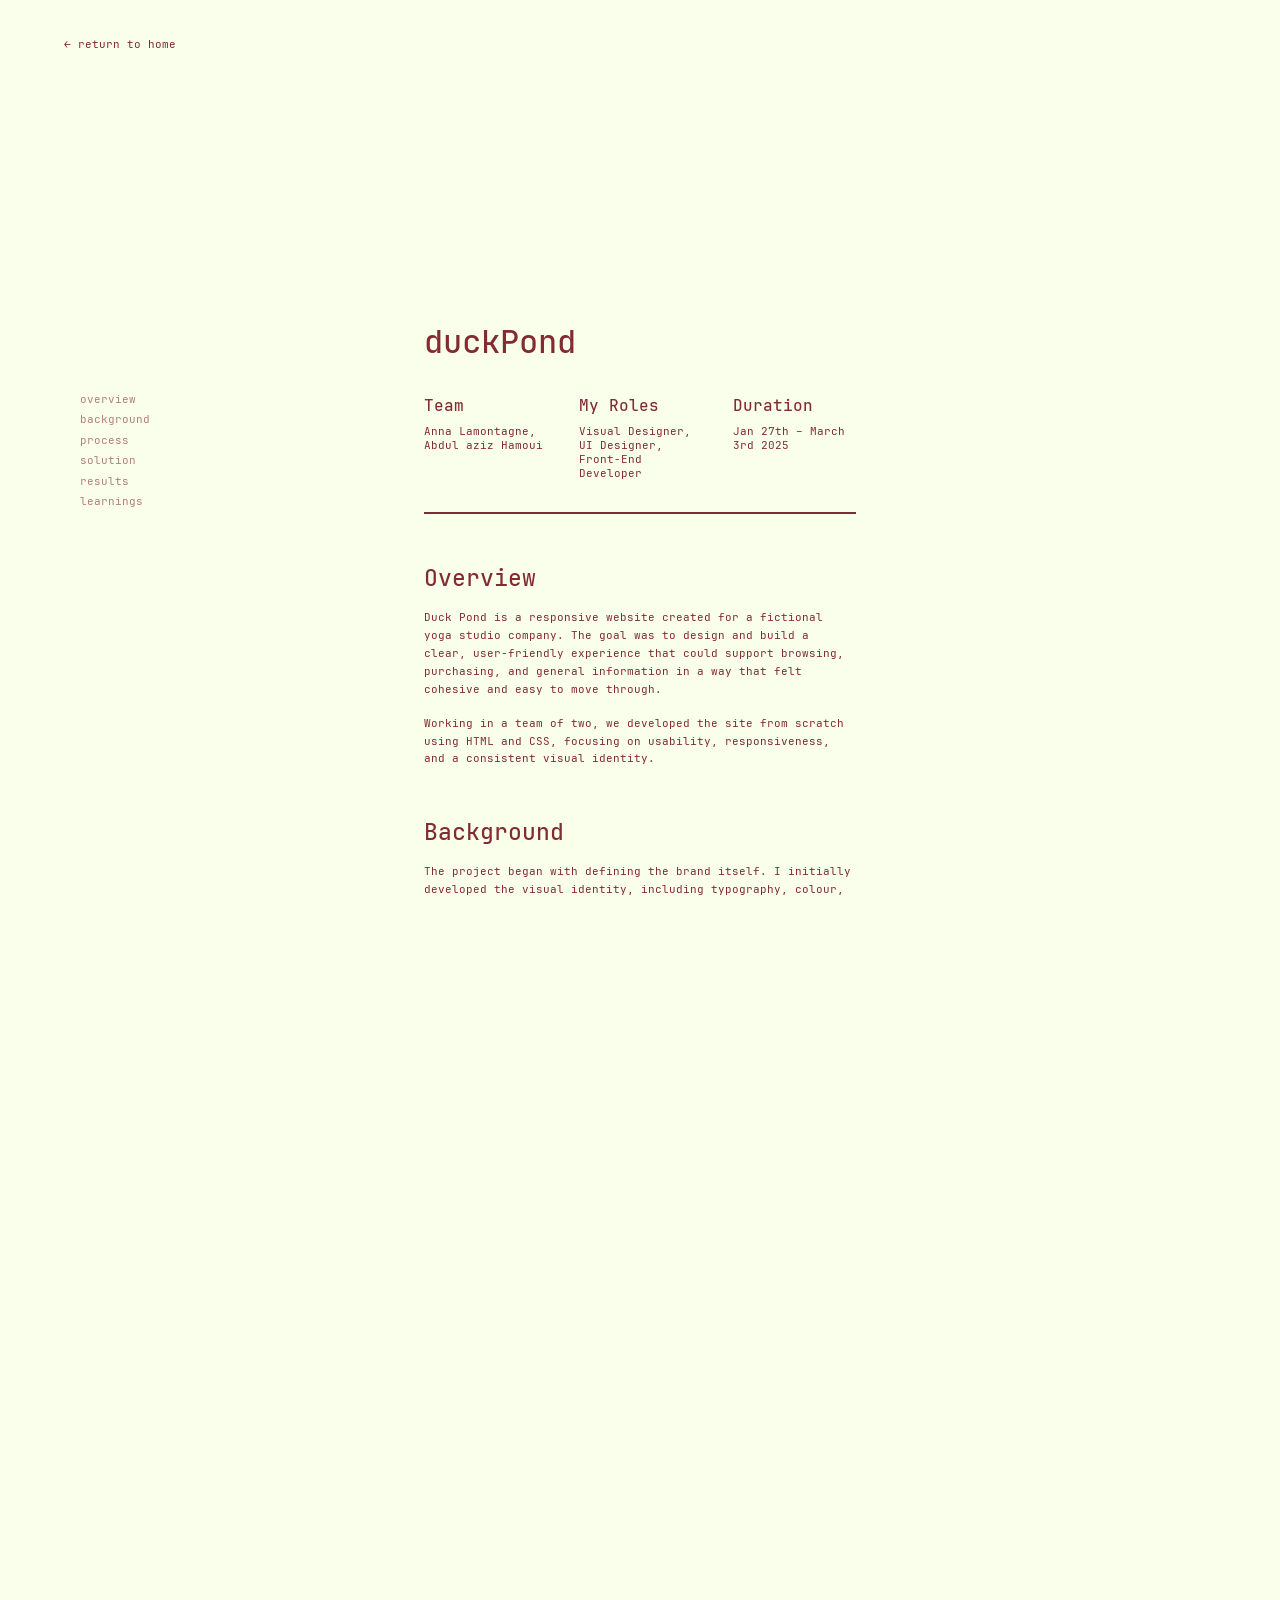
<file: projects/duckPond.html>
<!DOCTYPE html>
<html lang="en">

<head>
    <meta charset="UTF-8" />
    <meta name="viewport" content="width=device-width, initial-scale=1.0" />
    <title>Duck Pond</title>
    <link rel="stylesheet" href="../style.css" />
</head>

<body class="page-project">

    <header class="project-header">
        <a href="../index.html" class="back-link">← return to home</a>
    </header>

    <nav class="section-nav">
        <a href="#overview">overview</a>
        <a href="#background">background</a>
        <a href="#process">process</a>
        <a href="#solution">solution</a>
        <a href="#results">results</a>
        <a href="#learnings">learnings</a>
    </nav>

    <main class="project-main">

        <h1>duckPond</h1>

        <div class="project-meta">
            <div class="meta-item">
                <h3>Team</h3>
                <p>Anna Lamontagne, Abdul aziz Hamoui</p>
            </div>
            <div class="meta-item">
                <h3>My Roles</h3>
                <p>Visual Designer, UI Designer, Front-End Developer</p>
            </div>
            <div class="meta-item">
                <h3>Duration</h3>
                <p>Jan 27th – March 3rd 2025</p>
            </div>
        </div>

        <section id="overview">
            <h2>Overview</h2>
            <p>
                Duck Pond is a responsive website created for a fictional yoga studio company. The goal was to design
                and build a clear, user-friendly experience that could support browsing, purchasing, and general
                information in a way that felt cohesive and easy to move through.
            </p>

            <p>
                Working in a team of two, we developed the site from scratch using HTML and CSS, focusing on usability,
                responsiveness, and a consistent visual identity.
            </p>

            <!-- <img src="../assets/duck-pond-image.png" alt="Duck Pond website interface" class="media-full"> -->
        </section>

        <section id="background">
            <h2>Background</h2>
            <p>
                The project began with defining the brand itself. I initially developed the visual identity, including
                typography, colour, buttons, and other interface assets, before moving into the design and development
                of the site with my teammate.
            </p>

            <p>
                Without using frameworks, every part of the interface had to be built manually, which made structure
                and planning especially important. The project became a useful exercise in thinking about how brand,
                layout, and code all connect.
            </p>
        </section>

        <section id="process">
            <h2>Process</h2>
            <p>
                We started by defining the company’s structure, products, and user flow. I created early wireframes to
                map out the layout and ensure the experience felt clear before moving into development.
            </p>

            <p>
                From there, I translated the visual identity into a system of reusable components, including buttons,
                layouts, and interface elements that could scale across the site.
            </p>

            <p>
                Development was done using HTML and CSS, with a strong focus on responsiveness. Rather than treating
                responsiveness as an afterthought, we designed for multiple screen types from the beginning, including
                less conventional formats like smaller devices and large displays.
            </p>

            <p>
                This required a shift in how I thought about layout. Instead of designing for a single screen, I had to
                think in systems that could adapt across contexts.
            </p>
        </section>

        <section id="solution">
            <h2>Solution</h2>
            <p>
                The final site includes product listings, a purchase flow, and supporting content, all structured
                within a responsive system. Reusable components helped maintain consistency across pages, while the
                visual identity created a cohesive and recognizable experience.
            </p>

            <p>
                The result was a front-end system that balanced branding, usability, and structure in a way that felt
                polished without relying on external frameworks.
            </p>

            <!-- <video class="media-full" autoplay muted loop playsinline>
                <source src="../assets/duck-pond-video.mp4" type="video/mp4">
            </video> -->
        </section>

        <section id="results">
            <h2>Results</h2>
            <p>
                The result was a fully functional front-end website that performs consistently across devices and screen
                sizes. The project demonstrated how thoughtful structure and component-based design can support both
                usability and scalability.
            </p>

            <p>
                It also gave me a much better understanding of how visual design decisions hold up once they are
                translated into code.
            </p>
        </section>

        <section id="learnings">
            <h2>Learnings</h2>
            <p>
                This project changed how I think about responsiveness. Instead of designing for a fixed layout, I began
                to see design as something that needs to adapt across contexts and constraints.
            </p>

            <p>
                It also reinforced the connection between visual design and implementation. Building the interface made
                it much clearer how small decisions in spacing, hierarchy, and structure impact the overall
                experience.
            </p>
        </section>

    </main>

    <script src="../project.js"></script>
    <script src="../pixel_cursor.js"></script>
</body>

</html>
</file>
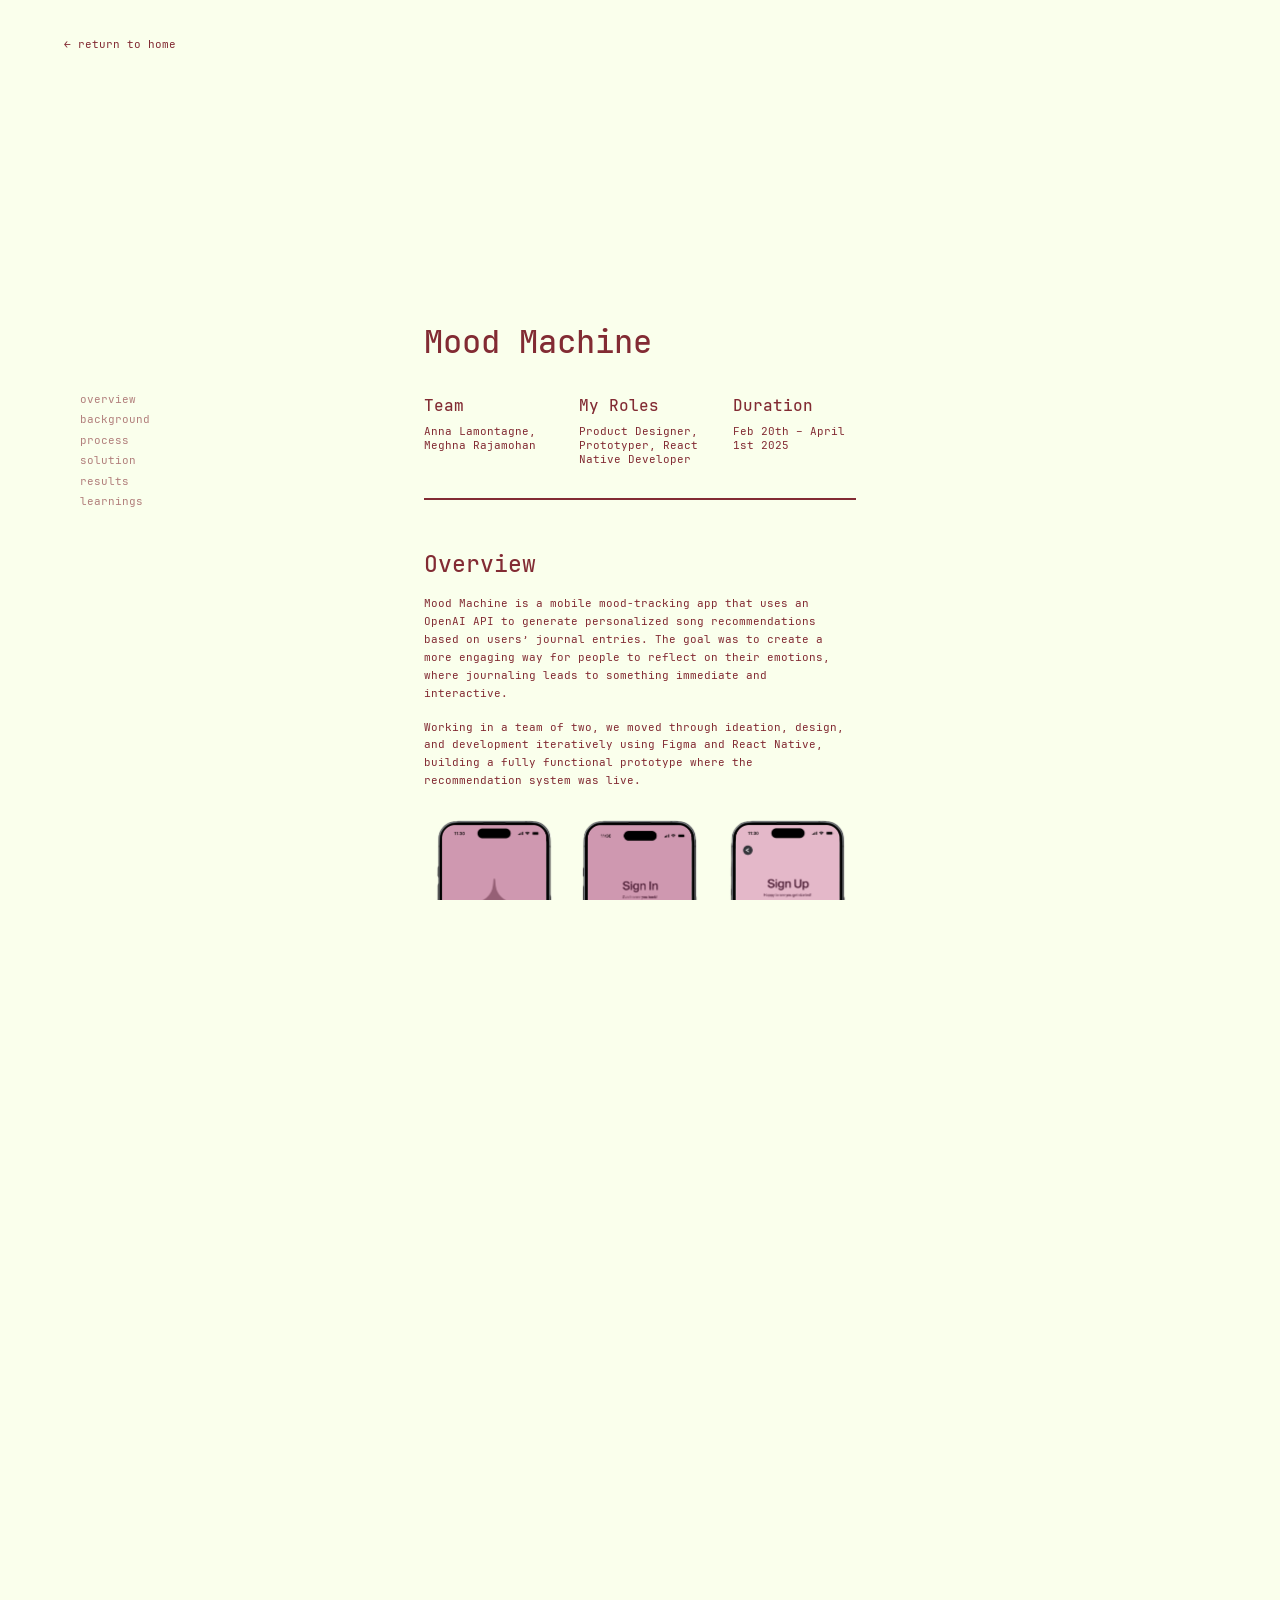
<file: projects/moodMachine.html>
<!DOCTYPE html>
<html lang="en">

<head>
    <meta charset="UTF-8" />
    <meta name="viewport" content="width=device-width, initial-scale=1.0" />
    <title>Mood Machine</title>
    <link rel="stylesheet" href="../style.css" />
</head>

<body class="page-project">

    <header class="project-header">
        <a href="../index.html" class="back-link">← return to home</a>
    </header>

    <nav class="section-nav">
        <a href="#overview">overview</a>
        <a href="#background">background</a>
        <a href="#process">process</a>
        <a href="#solution">solution</a>
        <a href="#results">results</a>
        <a href="#learnings">learnings</a>
    </nav>

    <main class="project-main">

        <h1>Mood Machine</h1>

        <div class="project-meta">
            <div class="meta-item">
                <h3>Team</h3>
                <p>Anna Lamontagne, Meghna Rajamohan</p>
            </div>
            <div class="meta-item">
                <h3>My Roles</h3>
                <p>Product Designer, Prototyper, React Native Developer</p>
            </div>
            <div class="meta-item">
                <h3>Duration</h3>
                <p>Feb 20th – April 1st 2025</p>
            </div>
        </div>

        <section id="overview">
            <h2>Overview</h2>
            <p>
                Mood Machine is a mobile mood-tracking app that uses an OpenAI API to generate personalized song
                recommendations based on users’ journal entries. The goal was to create a more engaging way for people
                to reflect on their emotions, where journaling leads to something immediate and interactive.
            </p>

            <p>
                Working in a team of two, we moved through ideation, design, and development iteratively using Figma
                and React Native, building a fully functional prototype where the recommendation system was live.
            </p>

            <img src="../assets/moodMachine_1.png" alt="Mood Machine app interface" class="media-full">
        </section>

        <section id="background">
            <h2>Background</h2>
            <p>
                Emotional tracking is often framed as a static activity, which can make it difficult to sustain over
                time. We were interested in how introducing music could make that process feel more dynamic and
                rewarding.
            </p>

            <p>
                The challenge became designing something that felt lightweight and personal, while still supporting
                meaningful input and interaction. We wanted the app to feel accessible and intuitive, but also distinct
                enough to make journaling feel worth returning to.
            </p>
        </section>

        <section id="process">
            <h2>Process</h2>
            <p>
                We began by defining the core interaction: how a journal entry could translate into a song
                recommendation. From there, I focused on shaping the user flow and overall structure of the app through
                wireframes and prototypes in Figma.
            </p>

            <p>
                As the project moved into development, the process became much more iterative. Working in React Native,
                we were constantly navigating the gap between what we wanted the experience to be and what we could
                realistically implement.
            </p>

            <p>
                One of the biggest challenges was managing the codebase collaboratively. Working across the same app
                introduced friction around version control and integration, which forced us to be more intentional
                about how we structured and updated our work.
            </p>

            <p>
                Testing and small iterations played a key role. Rather than making large changes, we refined flows and
                interactions incrementally to make the app feel clearer and more intuitive.
            </p>

            <img src="../assets/moodMachine_3.png" alt="Mood Machine visual idenity" class="media-full">

        </section>

        <section id="solution">
            <h2>Solution</h2>
            <p>
                The final app combines journaling and music into a single interaction. Users log their emotions and
                receive personalized song recommendations through a working OpenAI integration, creating a more
                immediate and engaging feedback loop.
            </p>

            <p>
                The structure was designed to feel simple and approachable, while still supporting a more layered and
                personal experience.
            </p>

        </section>

        <section id="results">
            <h2>Results</h2>
            <p>
                The result was a fully functional prototype with a working API integration, demonstrating how emotional
                reflection can be supported through interaction and personalization.
            </p>

            <p>
                The project also highlighted the importance of aligning design and development early, especially in
                collaborative environments where technical constraints shape the experience.
            </p>

            <img src="../assets/moodMachine_2.webp" alt="Mood Machine app interface" class="media-full">

        </section>

        <section id="learnings">
            <h2>Learnings</h2>
            <p>
                This project strengthened my ability to move between design and development, and showed me how much
                clarity comes from building what you design.
            </p>

            <p>
                It also made me more aware of the challenges of collaboration in code. Version control, structure, and
                communication all directly impact the final product.
            </p>

            <p>
                More than anything, it reinforced that small, iterative changes are often what make an experience feel
                intuitive.
            </p>
        </section>

    </main>

    <script src="../project.js"></script>
    <script src="../pixel_cursor.js"></script>
</body>

</html>
</file>
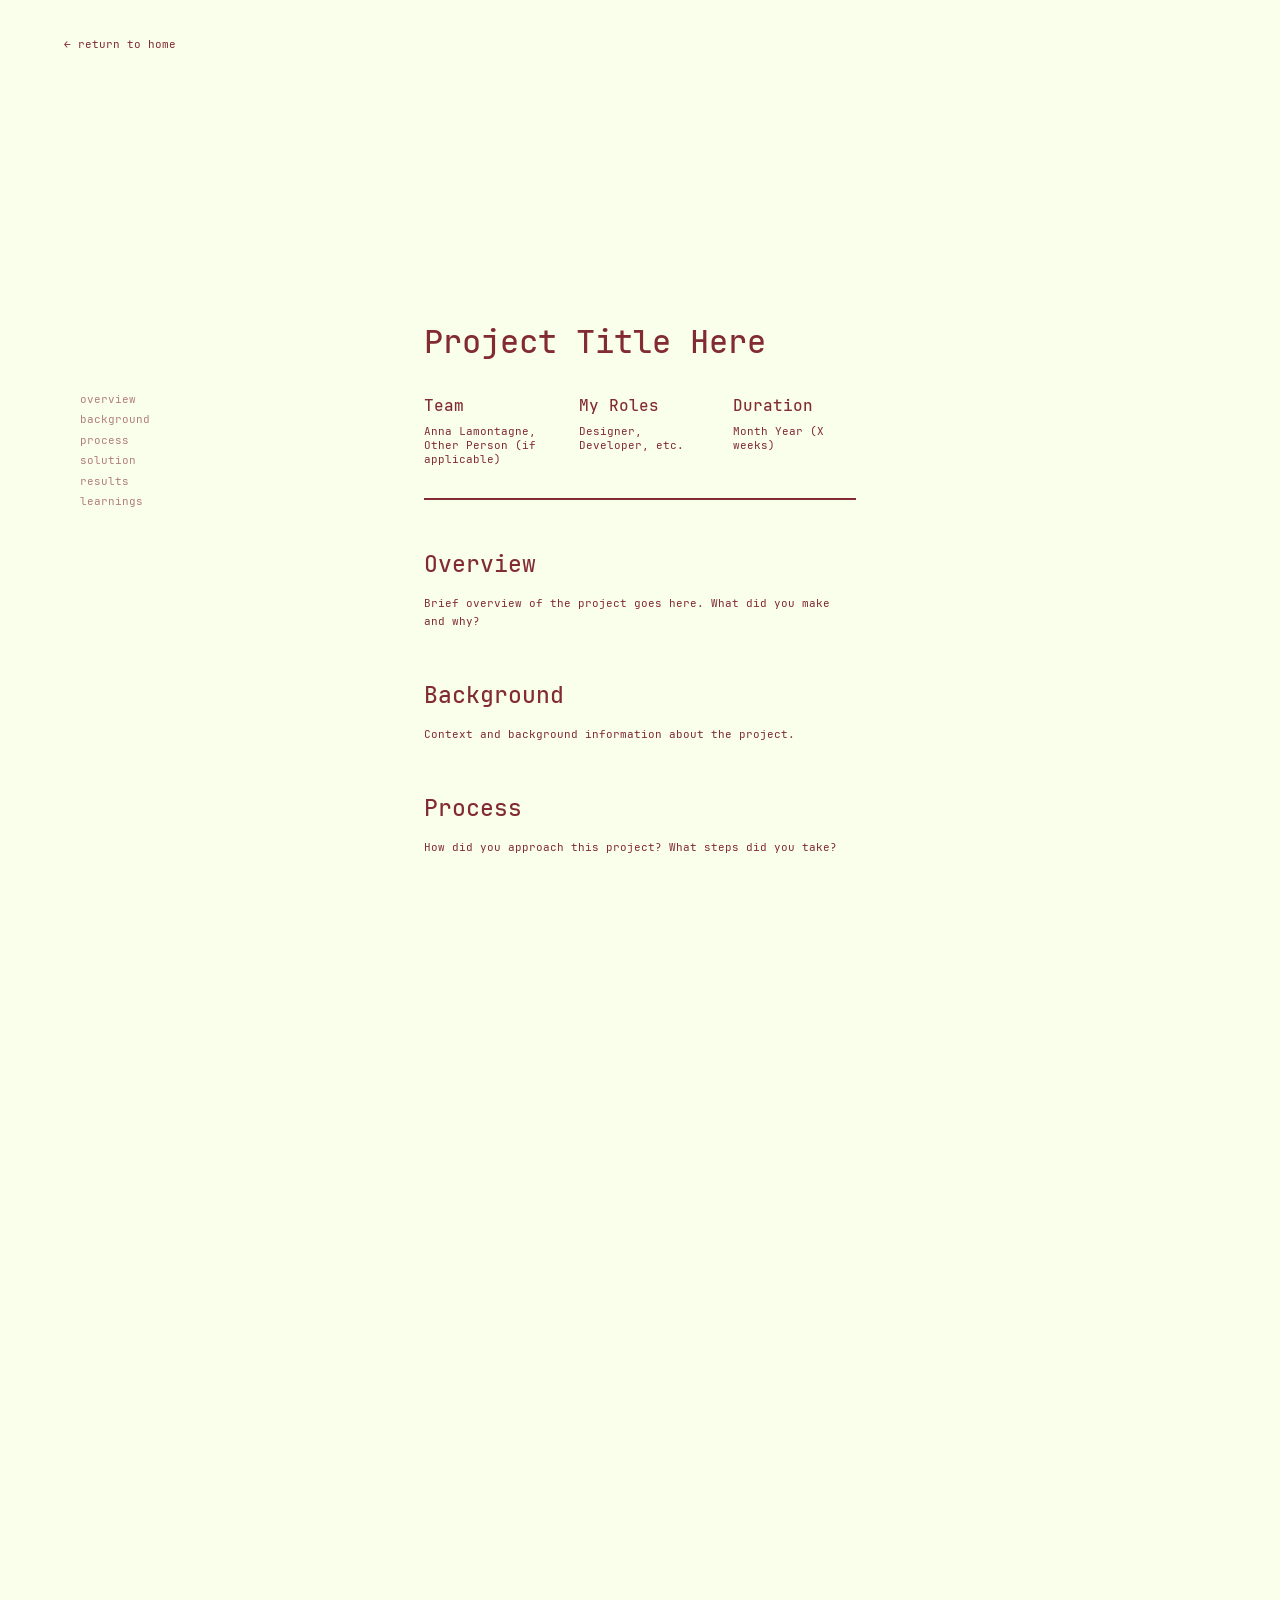
<file: projects/projectTemplate.html>
<!DOCTYPE html>
<html lang="en">

<head>
    <meta charset="UTF-8" />
    <meta name="viewport" content="width=device-width, initial-scale=1.0" />
    <title>Reusable Project Page</title>
    <link rel="stylesheet" href="../style.css" />
</head>

<!-- In Progress, will be used for each individual project once finalized -->

<body class="page-project">

    <!-- Header with back button -->
    <header class="project-header">
    <a href="../index.html" class="back-link">← return to home</a>    </header>

    <!-- Sticky Section Navigation -->
    <nav class="section-nav">
        <a href="#overview">overview</a>
        <a href="#background">background</a>
        <a href="#process">process</a>
        <a href="#solution">solution</a>
        <a href="#results">results</a>
        <a href="#learnings">learnings</a>
    </nav>

    <main class="project-main">

        <!-- Project Title -->
        <h1>Project Title Here</h1>

        <!-- Project Meta Information -->
        <div class="project-meta">
            <div class="meta-item">
                <h3>Team</h3>
                <p>Anna Lamontagne, Other Person (if applicable)</p>
            </div>
            <div class="meta-item">
                <h3>My Roles</h3>
                <p>Designer, Developer, etc.</p>
            </div>
            <div class="meta-item">
                <h3>Duration</h3>
                <p>Month Year (X weeks)</p>
            </div>
        </div>

        <!-- Overview Section -->
        <section id="overview">
            <h2>Overview</h2>
            <p>Brief overview of the project goes here. What did you make and why?</p>

            <!-- OPTION A: Full-width image -->
            <!-- <img src="../assets/project-image.png" alt="Description" class="media-full"> -->

            <!-- OPTION B: Full-width video -->
            <!--
            <video class="media-full" autoplay muted loop playsinline>
                <source src="../assets/project-video.mp4" type="video/mp4">
            </video>
            -->

            <!-- OPTION C: Two images side by side -->
            <!--
            <div class="media-pair">
                <img src="../assets/image-left.png" alt="Description">
                <img src="../assets/image-right.png" alt="Description">
            </div>
            -->

            <!-- OPTION D: Two videos side by side -->
            <!--
            <div class="media-pair">
                <video autoplay muted loop playsinline>
                    <source src="../assets/video-left.mp4" type="video/mp4">
                </video>
                <video autoplay muted loop playsinline>
                    <source src="../assets/video-right.mp4" type="video/mp4">
                </video>
            </div>
            -->

            <!-- OPTION E: Mixed image + video side by side -->
            <!--
            <div class="media-pair">
                <img src="../assets/image.png" alt="Description">
                <video autoplay muted loop playsinline>
                    <source src="../assets/video.mp4" type="video/mp4">
                </video>
            </div>
            -->
        </section>

        <!-- Background Section -->
        <section id="background">
            <h2>Background</h2>
            <p>Context and background information about the project.</p>
        </section>

        <!-- Process Section -->
        <section id="process">
            <h2>Process</h2>
            <p>How did you approach this project? What steps did you take?</p>

            <!-- Two images side by side -->
            <div class="media-pair">
                <!-- <img src="../assets/process-1.png" alt="Process step one">
                <img src="../assets/process-2.png" alt="Process step two"> -->
            </div>

            <p>Further detail about the process after the images.</p>

            <!-- Full-width image -->
            <!-- <img src="../assets/process-wide.png" alt="Full process overview" class="media-full"> -->
        </section>

        <!-- Solution Section -->
        <section id="solution">
            <h2>Solution</h2>
            <p>What was the solution to the problem?</p>

            <!-- Full-width video -->
            <!-- <video class="media-full" autoplay muted loop playsinline>
                <source src="../assets/solution-demo.mp4" type="video/mp4">
            </video> -->
        </section>

        <!-- Results Section -->
        <section id="results">
            <h2>Results</h2>
            <p>What were the results? Feedback? Metrics?</p>

            <!-- Two images side by side -->
            <!-- <div class="media-pair">
                <img src="../assets/result-1.png" alt="Result one">
                <img src="../assets/result-2.png" alt="Result two">
            </div> -->
        </section>

        <!-- Learnings Section -->
        <section id="learnings">
            <h2>Learnings</h2>
            <p>What did you learn from this project?</p>
        </section>

    </main>

    <script src="../project.js"></script>
    <script src="../pixel_cursor.js"></script>
</body>

</html>
</file>
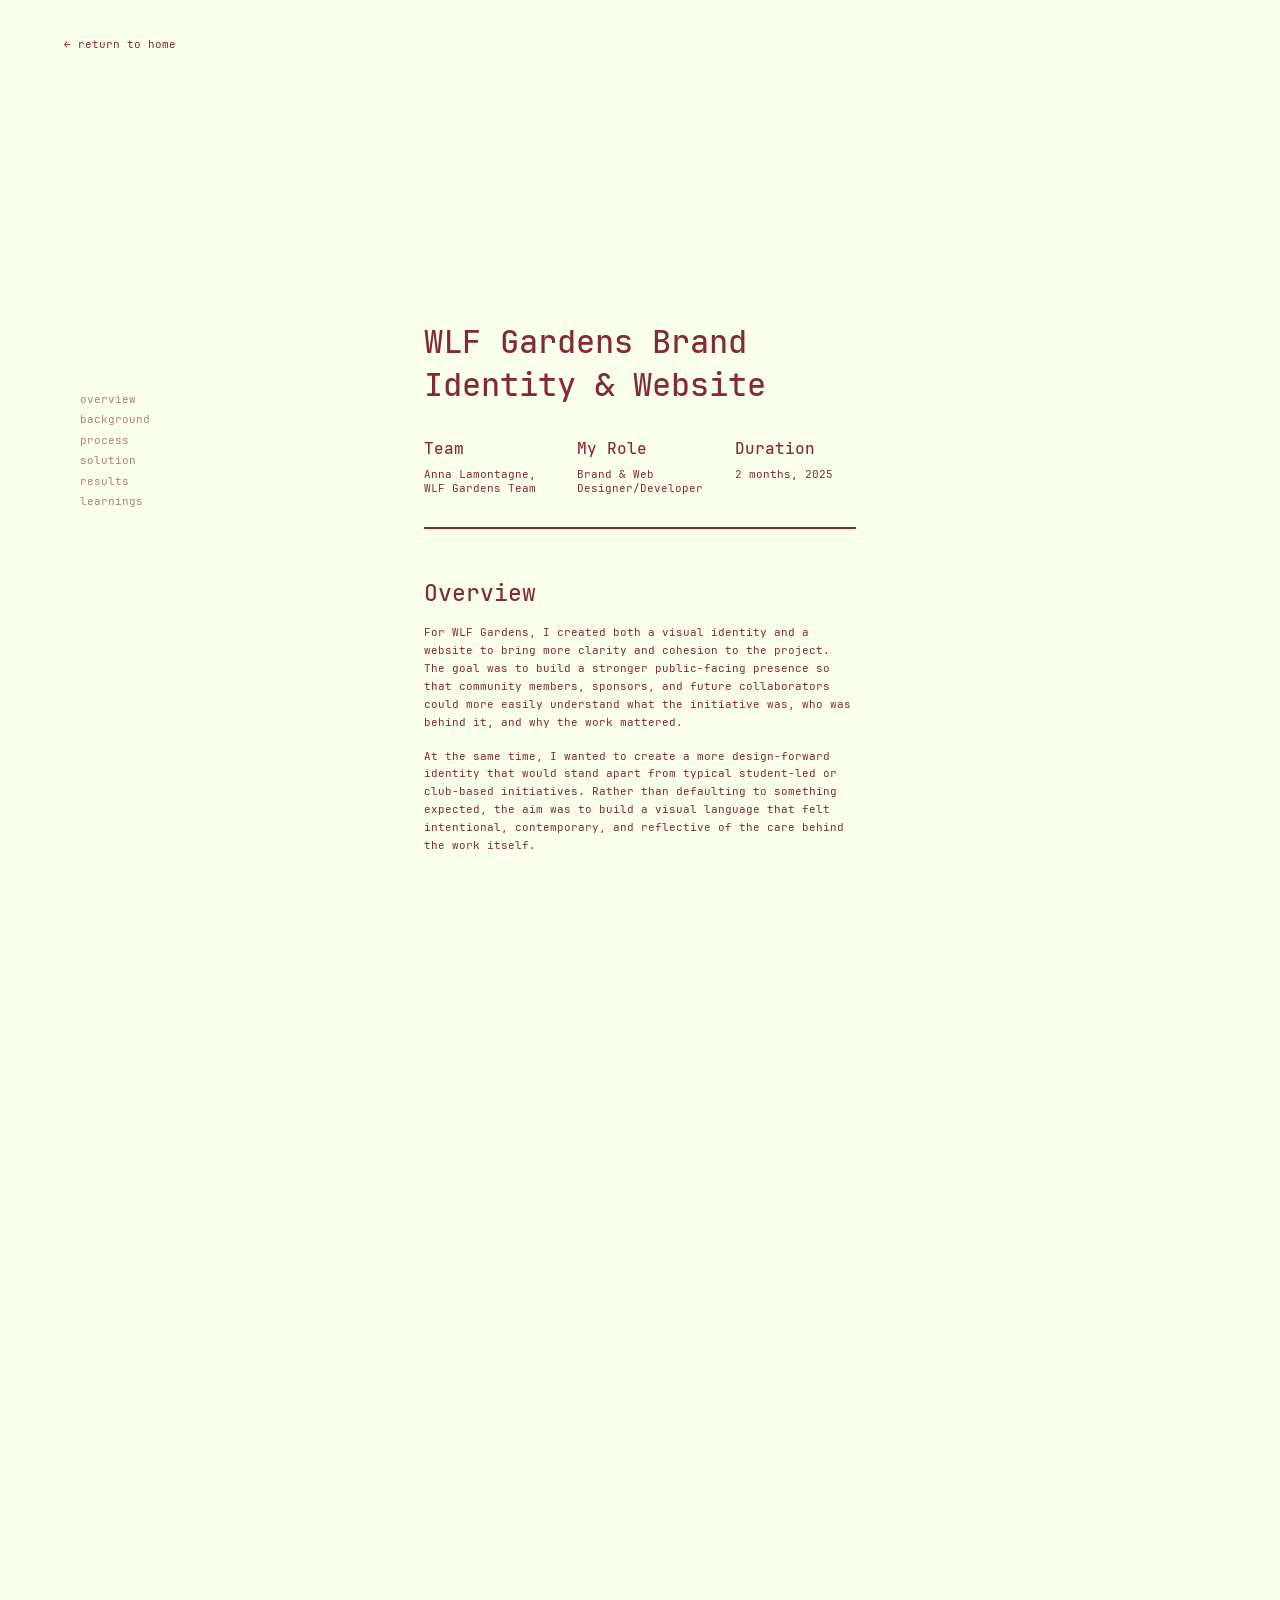
<file: projects/wlfGardens.html>
<!DOCTYPE html>
<html lang="en">

<head>
    <meta charset="UTF-8" />
    <meta name="viewport" content="width=device-width, initial-scale=1.0" />
    <title>WLF Gardens</title>
    <link rel="stylesheet" href="../style.css" />
</head>

<body class="page-project">

    <header class="project-header">
        <a href="../index.html" class="back-link">← return to home</a>
    </header>

    <nav class="section-nav">
        <a href="#overview">overview</a>
        <a href="#background">background</a>
        <a href="#process">process</a>
        <a href="#solution">solution</a>
        <a href="#results">results</a>
        <a href="#learnings">learnings</a>
    </nav>

    <main class="project-main">

        <h1>WLF Gardens Brand Identity & Website</h1>

        <div class="project-meta">
            <div class="meta-item">
                <h3>Team</h3>
                <p>Anna Lamontagne, WLF Gardens Team</p>
            </div>
            <div class="meta-item">
                <h3>My Role</h3>
                <p>Brand & Web Designer/Developer</p>
            </div>
            <div class="meta-item">
                <h3>Duration</h3>
                <p>2 months, 2025</p>
            </div>
        </div>

        <!-- Overview -->
        <section id="overview">
            <h2>Overview</h2>
            <p>
                For WLF Gardens, I created both a visual identity and a website to bring more clarity and cohesion
                to the project. The goal was to build a stronger public-facing presence so that community members,
                sponsors, and future collaborators could more easily understand what the initiative was, who was behind
                it, and why the work mattered.
            </p>

            <p>
                At the same time, I wanted to create a more design-forward identity that would stand apart from typical
                student-led or club-based initiatives. Rather than defaulting to something expected, the aim was to
                build a visual language that felt intentional, contemporary, and reflective of the care behind the work
                itself.
            </p>

            <video class="media-full" autoplay muted loop playsinline>
                <source src="../assets/wlf_4.mp4" type="video/mp4">
            </video>
        </section>

        <!-- Background -->
        <section id="background">
            <h2>Background</h2>
            <p>
                WLF Gardens is a collaborative sustainability initiative involving multiple people and areas of work.
                As the project grew, its communication started to feel fragmented. There was no clear visual system
                tying materials together, and there was not yet a central digital space that explained the project in a
                way that felt accessible and cohesive.
            </p>

            <p>
                What stood out to me was that the work itself already had a strong sense of intention, but that was not
                fully coming through in how it was being presented. Many initiatives in this space tend to rely on
                familiar visual patterns, which can make them feel interchangeable. The challenge became not only to
                create clarity, but to build a distinct identity that reflected the uniqueness of the work.
            </p>
        </section>

        <!-- Process -->
        <section id="process">
            <h2>Process</h2>
            <p>
                I approached the project as two connected parts of the same system: the identity and the website.
                Rather than treating them separately, I wanted the visual language and the digital experience to feel
                like they were growing from the same place.
            </p>

            <img src="../assets/wlf_7.webp" alt="WLF Gardens website overview" class="media-full">

            <p>
                A key part of the process was defining how WLF Gardens should feel. I wanted to move away from the
                visual language often associated with student or club projects and instead create something more
                design-forward and intentional. This meant focusing on typography, spacing, and colour in a way that
                felt contemporary, while still grounded in the values of sustainability and collaboration.
            </p>

            <p>
                I started by developing a brand kit that could bring consistency across WLF’s communications. This
                included logo variations, a colour palette, font pairings, and a set of visual rules that could be used
                across social media, web, and other public-facing materials. I wanted the system to feel recognizable,
                but also flexible enough to work across different contexts without losing coherence.
            </p>

            <p>
                From there, I used Framer to design and build a modular website that could act as a central hub for the
                project. I collaborated with different teams to gather content, better understand technical information,
                and make sure the final site reflected the work accurately. A large part of the process was translating
                that information into something more readable and approachable, without flattening the complexity of the
                project itself.
            </p>

            <p>
                Throughout, I focused on usability, storytelling, and consistency. I wanted the site to feel easy to
                move through, while still carrying the same visual identity and sense of purpose established in the
                brand system.
            </p>

            <img src="../assets/wlf_3.webp" alt="WLF Gardens full process overview" class="media-full">
        </section>

        <!-- Solution -->
        <section id="solution">
            <h2>Solution</h2>
            <p>
                The final solution was a unified communication system made up of a visual identity and a website that
                worked together. The brand kit provided a consistent and recognizable foundation, while the website
                created a dedicated space where people could learn about the initiative, understand team contributions,
                and engage with the project more easily.
            </p>

            <p>
                The system balances clarity with a more elevated visual language, helping the project feel as considered
                as the work behind it. Together, these pieces turned a set of strong ideas into something more coherent,
                accessible, and outward-facing.
            </p>
        </section>

        <!-- Results -->
        <section id="results">
            <h2>Results</h2>
            <p>
                The outcome was a clearer and more unified public presence for WLF Gardens. With a shared visual system
                and a central website in place, the project became easier to understand and easier to communicate across
                different teams and audiences.
            </p>

            <p>
                The design-forward identity helped the project stand apart from similar initiatives, giving it a more
                distinct and recognizable presence. This made it easier for stakeholders and collaborators to engage
                with the work and understand its value.
            </p>

            <p>
                More than anything, the project created alignment between the quality of the work itself and how that
                work was being presented.
            </p>
        </section>

        <!-- Learnings -->
        <section id="learnings">
            <h2>Learnings</h2>
            <p>
                This project taught me a lot about building systems rather than isolated deliverables. It pushed me to
                think about how a visual identity can extend into a digital experience, and how both can work together
                to support clearer communication.
            </p>

            <p>
                It also reinforced how important it is to think about differentiation, not just clarity. Creating
                something design-forward required being intentional about every decision, from typography to spacing,
                and understanding how those choices shape perception.
            </p>

            <p>
                I also developed a stronger ability to translate complex, technical information into something more
                readable and engaging, without losing the depth of the content. This balance between accuracy and
                accessibility is something I continue to carry into my work.
            </p>
        </section>

    </main>

    <script src="../project.js"></script>
    <script src="../pixel_cursor.js"></script>
</body>

</html>
</file>
<file: style.css>
:root {
  --color-primary: #822B33;
  --color-accent: #AFDCFB;
  --color-background: #FAFFEC;
  --color-accent2: #4A0E14;
  --color-text: #822B33;

  --h2-size: clamp(1.0rem, 1.15vw, 1.2rem);
  --p-size: clamp(0.6rem, 0.9vw, 0.7rem);

  --h2-p-gap: 0.3125rem;
  --section-gap: 1.25rem;

  --page-padding: 2rem;
  --page-padding-left: clamp(2rem, 6vw, 4rem);
  --page-padding-top: 20rem;
}

@font-face {
  font-family: "JetBrains Mono";
  src: url("fonts/JetBrainsMono-Regular.woff2") format("woff2");
  font-weight: 400;
  font-style: normal;
  font-display: swap;
}

@font-face {
  font-family: "JetBrains Mono";
  src: url("fonts/JetBrainsMono-Medium.woff2") format("woff2");
  font-weight: 500;
  font-style: normal;
  font-display: swap;
}

@font-face {
  font-family: "JetBrains Mono";
  src: url("fonts/JetBrainsMono-SemiBoldItalic.woff2") format("woff2");
  font-weight: 900;
  font-style: italic;
  font-display: swap;
}


/* ─── Layout ─────────────────────────────────────────────── */

html,
body {
  height: 100%;
  margin: 0;
  overflow-x: hidden;
}

body {
  display: flex;
  flex-direction: column;
  height: 100%;
  margin: 0;
  font-family: 'JetBrains Mono', monospace;
  background-color: var(--color-background);
  color: var(--color-text);
}

main {
  margin-top: auto;
  width: clamp(16rem, 50%, 27rem);
  padding-top: var(--page-padding-top);
  padding-bottom: var(--page-padding);
  padding-right: var(--page-padding);
  padding-left: var(--page-padding-left);
  position: relative;
  z-index: 1;
}


/* ─── Header & Nav ───────────────────────────────────────── */

.site-header {
  position: absolute;
  top: var(--page-padding);
  right: var(--page-padding);
  z-index: 1;
}

.site-nav {
  display: flex;
  gap: 1rem;
}

.site-nav a {
  color: var(--color-text);
  text-decoration: none;
  font-size: var(--p-size);
}

.site-nav a:hover,
.site-nav a:focus-visible {
  font-style: italic;
  font-weight: 900;
}

.stack {
  display: flex;
  flex-direction: column;
  align-items: flex-end;
  gap: 0.4rem;
}

.arrow-row {
  display: flex;
  align-items: center;
  gap: 0.4rem;
}


/* ─── Typography ─────────────────────────────────────────── */

h1, h2 {
  font-size: var(--h2-size);
  font-weight: 500;
  margin: 0 0 var(--h2-p-gap) 0;
}

p, .role-title, .role-date, .org {
  font-size: var(--p-size);
  margin: 0;
}

section {
  margin-bottom: var(--section-gap);
}


/* ─── Mark cycle ─────────────────────────────────────────── */

.mark-cycle {
  position: relative;
  width: 110px;
  height: 90px;
  display: block;
  margin-bottom: 1.25rem;
}

.mark-cycle img {
  position: absolute;
  width: 100%;
  height: 100%;
  inset: 0;
  opacity: 0;
  transition: opacity 1.2s cubic-bezier(0.4, 0, 0.2, 1);
}


/* ─── Roles ──────────────────────────────────────────────── */

.role-title {
  font-weight: 700;
}

.role {
  margin-bottom: 1rem;
}

.role-header {
  display: flex;
  align-items: baseline;
}

.role-link {
  text-decoration: none;
  color: inherit;
  display: block;
}

.role-header-link {
  display: flex;
  align-items: baseline;
  cursor: pointer;
}

.role-link:hover .role-title,
.role-link:hover .role-date,
.role-link:hover .org,
.role-link:focus-visible .role-title,
.role-link:focus-visible .role-date,
.role-link:focus-visible .org {
  font-style: italic;
  font-weight: 900;
  color: var(--color-accent2);
}

.role-title {
  display: flex;
  align-items: baseline;
  flex: 1;
}

.role-title::after {
  content: "";
  flex: 1;
  border-bottom: 0.125rem dotted currentColor;
  margin: 0 0.75rem;
}

.role-date {
  white-space: nowrap;
}

.org {
  margin: 0.25rem 0 0;
}


/* ─── Responsive ─────────────────────────────────────────── */

@media (max-width: 740px) {
  main {
    width: clamp(16rem, 80%, 27rem);
  }
}

@media (max-width: 600px) {
  :root {
    --h2-size: 0.75rem;
    --p-size: 0.55rem;
    --page-padding: 1rem;
    --page-padding-left: clamp(1rem, 6vw, 4rem);
  }
}


/* ─── Visualization page ─────────────────────────────────── */

.page-viz main {
  width: min(92vw, 70rem);
}

.page-viz {
  overflow-y: auto;
}

.viz-wrap {
  max-width: 34rem;
}

.viz-intro p {
  margin-bottom: 0.75rem;
}

#flowerViz {
  width: 100%;
  height: auto;
  display: block;
  border-radius: 0.75rem;
}

#vizBg {
  fill: var(--color-background);
}

.viz-trigger {
  font-family: "JetBrains Mono", monospace;
  font-size: var(--p-size);
  color: var(--color-text);
  cursor: pointer;
  text-decoration: underline;
}

.viz-trigger:hover,
.viz-trigger:focus-visible {
  font-style: italic;
  font-weight: 900;
}

.flower {
  opacity: 0;
  animation: flowerFade 0.6s ease forwards;
}

@keyframes flowerFade {
  to { opacity: 1; }
}

.viz-grid {
  display: grid;
  grid-template-columns: 1fr 1fr;
  gap: 4rem;
  align-items: start;
  padding-top: 3rem;
}

@media (max-width: 1100px) {
  .viz-grid { grid-template-columns: 1fr; }
}

.chart-controls {
  display: flex;
  gap: 0.75rem;
  margin-top: 0.25rem;
  margin-bottom: 0.75rem;
}

.chart-controls .viz-trigger.is-active {
  font-style: italic;
  font-weight: 900;
}


/* ─── Visualizations nav ─────────────────────────────────── */

.projects-nav {
  position: fixed;
  bottom: var(--page-padding);
  left: var(--page-padding);
}

.projects-list {
  display: flex;
  flex-direction: column;
  gap: 0.4rem;
  align-items: flex-start;
}

.projects-list a {
  color: var(--color-text);
  text-decoration: none;
  font-size: var(--p-size);
}

.projects-list a:hover,
.projects-list a:focus-visible {
  font-style: italic;
  font-weight: 900;
}

@media (max-width: 740px) {
  .projects-nav {
    position: static;
    margin-top: 2rem;
  }
}


/* ─── Project pages ──────────────────────────────────────── */

.page-project {
  overflow-y: auto;
}

.project-header {
  position: fixed;
  top: var(--page-padding);
  left: var(--page-padding-left);
  z-index: 100;
}

.back-link {
  color: var(--color-text);
  text-decoration: none;
  font-size: var(--p-size);
}

.back-link:hover,
.back-link:focus-visible {
  font-style: italic;
  font-weight: 900;
}

.section-nav {
  position: fixed;
  left: var(--page-padding-left);
  top: 50%;
  transform: translateY(-50%);
  display: flex;
  flex-direction: column;
  gap: 0.4rem;
  z-index: 99;
}

.section-nav a {
  color: var(--color-text);
  text-decoration: none;
  font-size: var(--p-size);
  opacity: 0.6;
  transition: all 0.2s ease;
  position: relative;
  padding-left: 1rem;
}

.section-nav a::before {
  content: "";
  position: absolute;
  left: 0;
  top: 50%;
  transform: translateY(-50%);
  width: 0.375rem;
  height: 0.375rem;
  background-color: var(--color-primary);
  border-radius: 50%;
  opacity: 0;
  transition: opacity 0.2s ease;
}

.section-nav a:hover,
.section-nav a:focus-visible,
.section-nav a.active {
  font-style: italic;
  font-weight: 900;
  opacity: 1;
}

.section-nav a.active::before {
  opacity: 1;
}

.project-main {
  max-width: 65rem;
  margin-left: auto;
  margin-right: auto;
  padding: 4rem var(--page-padding);
  padding-top: var(--page-padding-top);
  padding-bottom: 40rem;
}

.project-main h1 {
  font-size: clamp(1.5rem, 2.5vw, 2rem);
  font-weight: 500;
  margin-bottom: 2rem;
}

.project-meta {
  display: grid;
  grid-template-columns: repeat(3, 1fr);
  gap: 2rem;
  margin-bottom: 3rem;
  padding-bottom: 2rem;
  border-bottom: 0.125rem solid var(--color-primary);
}

.project-meta-long {
  display: grid;
  grid-template-columns: repeat(2, 1fr);
  gap: 2rem;
  margin-bottom: 3rem;
  padding-bottom: 2rem;
  border-bottom: 0.125rem solid var(--color-primary);
}

.meta-item h3 {
  font-size: var(--h2-size);
  font-weight: 500;
  margin: 0 0 0.5rem 0;
}

.meta-item p {
  font-size: var(--p-size);
  margin: 0;
}

.project-main section {
  margin-bottom: 3rem;
  scroll-margin-top: 2rem;
}

.project-main section h2 {
  font-size: clamp(1.2rem, 1.8vw, 1.5rem);
  font-weight: 500;
  margin-bottom: 1rem;
}

.project-main section p {
  font-size: var(--p-size);
  line-height: 1.6;
  margin-bottom: 1rem;
}

.project-main section img {
  width: 100%;
  height: auto;
  border-radius: 0.75rem;
  margin: 1.5rem 0;
}

@media (max-width: 750px) {
  .section-nav {
    display: none;
  }

  .project-meta {
    grid-template-columns: 1fr;
    gap: 1rem;
  }

  .project-main {
    padding: 10rem 1.5rem;
  }
}

/* ─── Background settings panel ─────────────────────────── */

canvas {
  transition: opacity 0.4s ease;
}

.bg-panel {
  position: fixed;
  bottom: var(--page-padding);
  right: var(--page-padding);
  z-index: 10;
  display: flex;
  flex-direction: column;
  align-items: flex-end;
  gap: 0.5rem;
}

.bg-panel-controls {
  border: 0.0625rem solid var(--color-primary);
  background: var(--color-background);
}

.bg-panel-header {
  padding: 0.3rem 0.5rem;
  border-bottom: 0.0625rem dotted var(--color-primary);
}

.bg-panel-title {
  font-family: 'JetBrains Mono', monospace;
  font-size: var(--p-size);
  font-weight: 500;
  color: var(--color-primary);
}

.bg-panel-row {
  display: flex;
  align-items: center;
  justify-content: space-between;
  padding: 0.3rem 0.5rem;
}

/* ? info button */
.bg-panel-info {
  background: none;
  border: 0.0625rem solid var(--color-primary);
  font-family: 'JetBrains Mono', monospace;
  font-size: var(--p-size);
  color: var(--color-primary);
  cursor: pointer;
  width: 1rem;
  height: 1rem;
  display: flex;
  align-items: center;
  justify-content: center;
  padding: 0;
  flex-shrink: 0;
  transition: background 0.15s, color 0.15s;
}

.bg-panel-info:hover,
.bg-panel-info.is-active {
  background: var(--color-primary);
  color: var(--color-background);
}

/* Sliding toggle */
.bg-toggle {
  position: relative;
  width: 2rem;
  height: 1rem;
  border-radius: 0.5rem;
  border: 0.0625rem solid var(--color-primary);
  background: var(--color-primary);
  cursor: pointer;
  padding: 0;
  flex-shrink: 0;
  transition: background 0.2s ease, border-color 0.2s ease;
}

.bg-toggle.is-off {
  background: var(--color-background);
}

.bg-toggle-thumb {
  position: absolute;
  top: 50%;
  right: 0.125rem;
  transform: translateY(-50%);
  width: 0.625rem;
  height: 0.625rem;
  border-radius: 50%;
  background: var(--color-background);
  transition: right 0.2s ease, background 0.2s ease;
}

.bg-toggle.is-off .bg-toggle-thumb {
  right: calc(100% - 0.125rem - 0.625rem);
  background: var(--color-primary);
}


/* ─── Info dialog ────────────────────────────────────────── */

.info-dialog {
  display: none;
  position: absolute;
  bottom: calc(100% + 0.5rem);
  right: 0;
  width: clamp(16rem, 26vw, 21rem);
  background: var(--color-background);
  border: 0.0625rem solid var(--color-primary);
  opacity: 0;
  transform: translateY(0.4rem);
  transition: opacity 0.2s ease, transform 0.2s ease;
}

.info-dialog.is-open {
  display: flex;
  flex-direction: column;
  opacity: 1;
  transform: translateY(0);
}

.dialog-header {
  display: flex;
  align-items: baseline;
  justify-content: space-between;
  padding: 0.5rem 0.6rem 0.4rem;
  border-bottom: 0.0625rem dotted var(--color-primary);
}

.dialog-title {
  font-size: var(--p-size);
  font-weight: 500;
  color: var(--color-text);
}

.dialog-close {
  background: none;
  border: none;
  color: var(--color-primary);
  font-family: 'JetBrains Mono', monospace;
  font-size: var(--p-size);
  cursor: pointer;
  padding: 0;
  line-height: 1;
  opacity: 0.6;
  transition: opacity 0.15s;
}

.dialog-close:hover {
  opacity: 1;
  font-style: italic;
  font-weight: 900;
}

.dialog-body {
  padding: 0.6rem;
  display: flex;
  flex-direction: column;
  gap: 0.5rem;
}

.dialog-body p {
  font-size: var(--p-size);
  line-height: 1.6;
  margin: 0;
  color: var(--color-text);
}

.dialog-body strong {
  font-weight: 700;
}

@media (max-width: 600px) {
  .info-dialog {
    right: 0;
    left: auto;
    width: 90vw;
  }
}


/* ─── Project media ──────────────────────────────────────── */

/* Full-width image or video */
.media-full,
.project-main section > img,
.project-main section > video {
  width: 100%;
  height: auto;
  display: block;
  border-radius: 0.75rem;
  margin: 1.5rem 0;
}

/* Two items side by side */
.media-pair {
  display: grid;
  grid-template-columns: 1fr 1fr;
  gap: 1rem;
  margin: 1.5rem 0;
}

.media-pair img,
.media-pair video {
  width: 100%;
  height: auto;
  display: block;
  border-radius: 0.75rem;
  object-fit: cover;
}

@media (max-width: 600px) {
  .media-pair {
    grid-template-columns: 1fr;
  }
}

.dialog-body a {
  color: var(--color-text);
  text-underline-offset: 0.2em;
}

.dialog-body a:hover {
  font-style: italic;
  font-weight: 900;
}

/* ─── Video controls ─────────────────────────────────────── */

video[data-controlled] {
  margin-bottom: 0;
  border-radius: 1rem 1rem 0 0;
}

.vid-wrapper {
  margin: 1.5rem 0;
}

.vid-controls {
  border: 0.0625rem solid var(--color-primary);
  border-top: none;
  border-radius: 0 0 0.5rem 0.5rem;
  background: var(--color-background);
}

.vid-controls-inner {
  display: flex;
  align-items: stretch;
}

.vid-btn {
  background: none;
  border: none;
  border-right: 0.0625rem dotted var(--color-primary);
  font-family: 'JetBrains Mono', monospace;
  font-size: var(--p-size);
  color: var(--color-text);
  cursor: pointer;
  padding: 0.3rem 0.6rem;
  padding-top: 0.55rem;
  display: flex;
  align-items: center;
  gap: 0.3rem;
  white-space: nowrap;
  transition: background 0.15s, color 0.15s;
}

.vid-btn:last-child {
  border-right: none;
  border-left: 0.0625rem dotted var(--color-primary);
}

.vid-btn:hover {
  background: var(--color-primary);
  color: var(--color-background);
}

.vid-btn svg {
  width: 0.6rem;
  height: 0.6rem;
  fill: currentColor;
  flex-shrink: 0;
}

.vid-btn line,
.vid-btn path[class="sound-wave"] {
  stroke: currentColor;
}

.vid-progress-wrap {
  flex: 1;
  padding: 0 0.6rem;
  display: flex;
  align-items: center;
  gap: 0.4rem;
}

.vid-progress {
  flex: 1;
  height: 0.125rem;
  background: color-mix(in srgb, var(--color-primary) 20%, transparent);
  cursor: pointer;
  position: relative;
}

.vid-progress-fill {
  height: 100%;
  background: var(--color-primary);
  width: 0%;
  pointer-events: none;
}

.vid-time {
  font-size: calc(var(--p-size) * 0.9);
  opacity: 0.7;
  white-space: nowrap;
}
</file>
